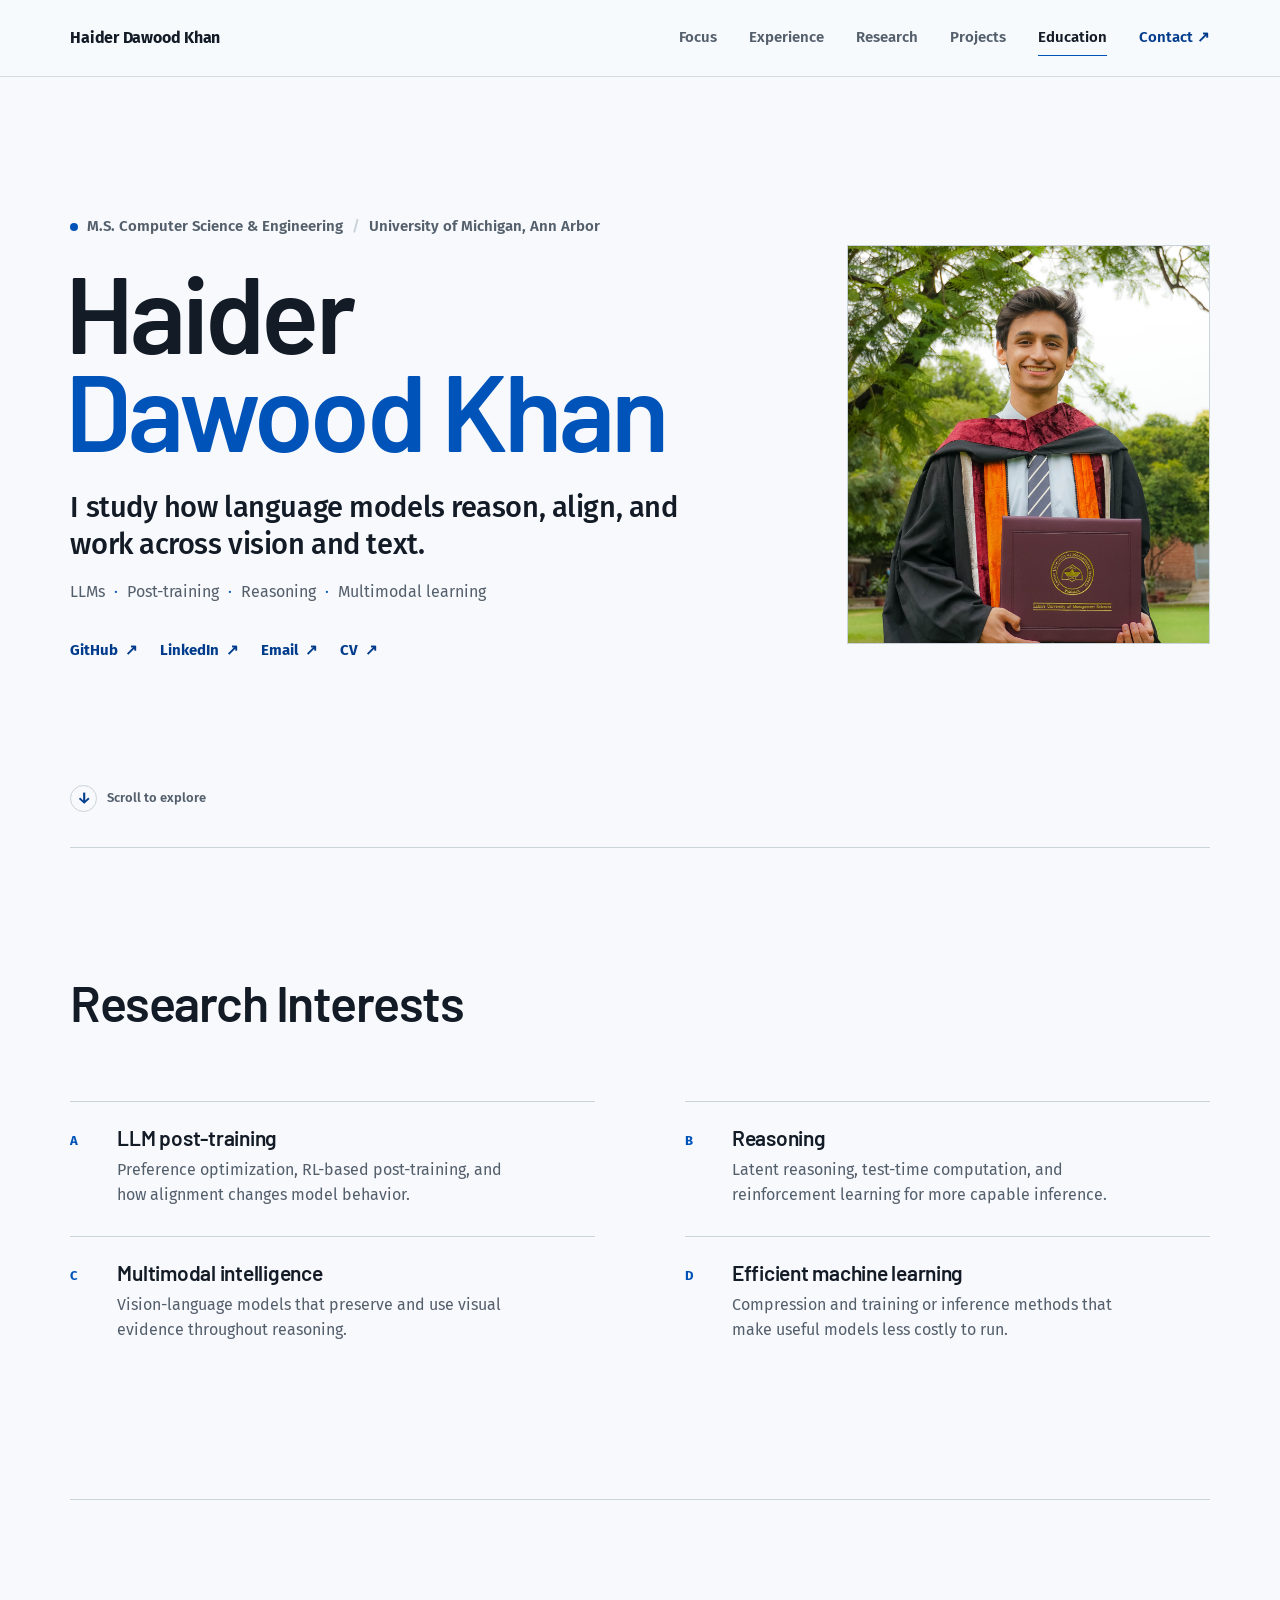
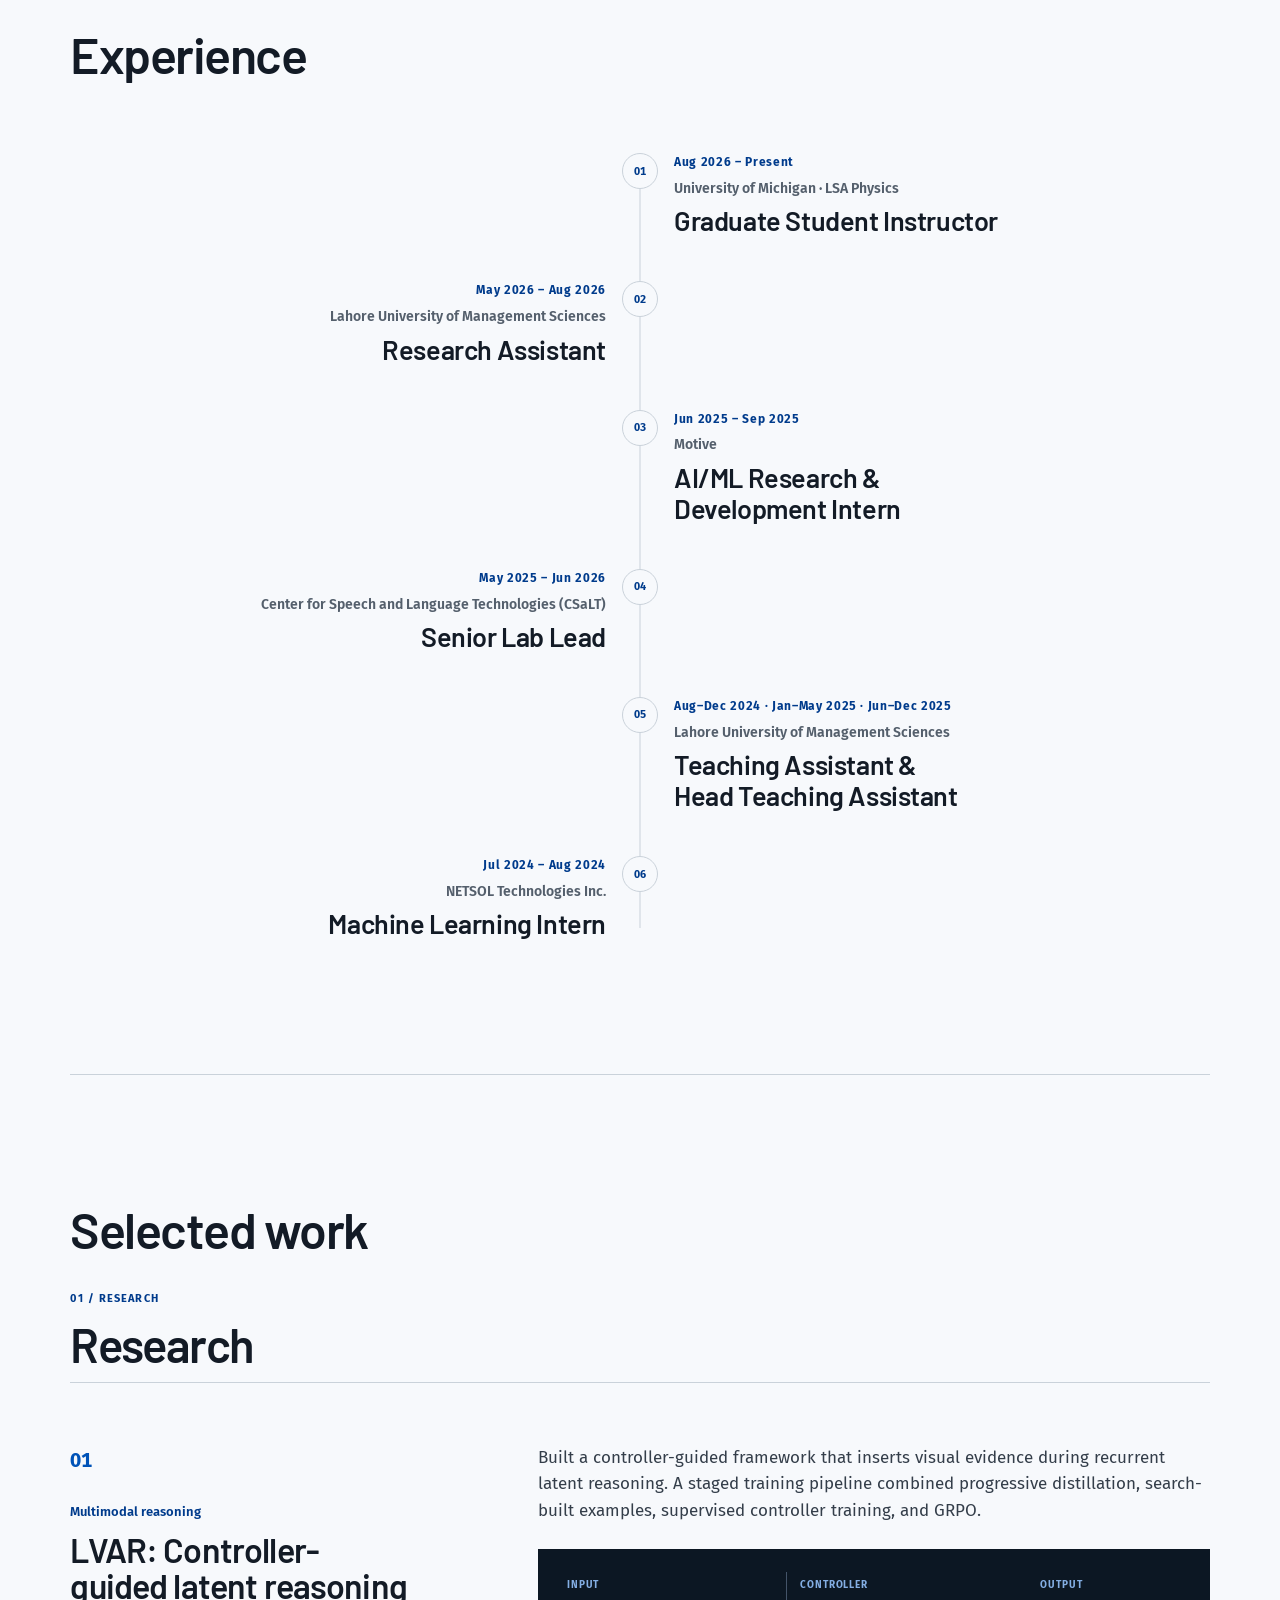
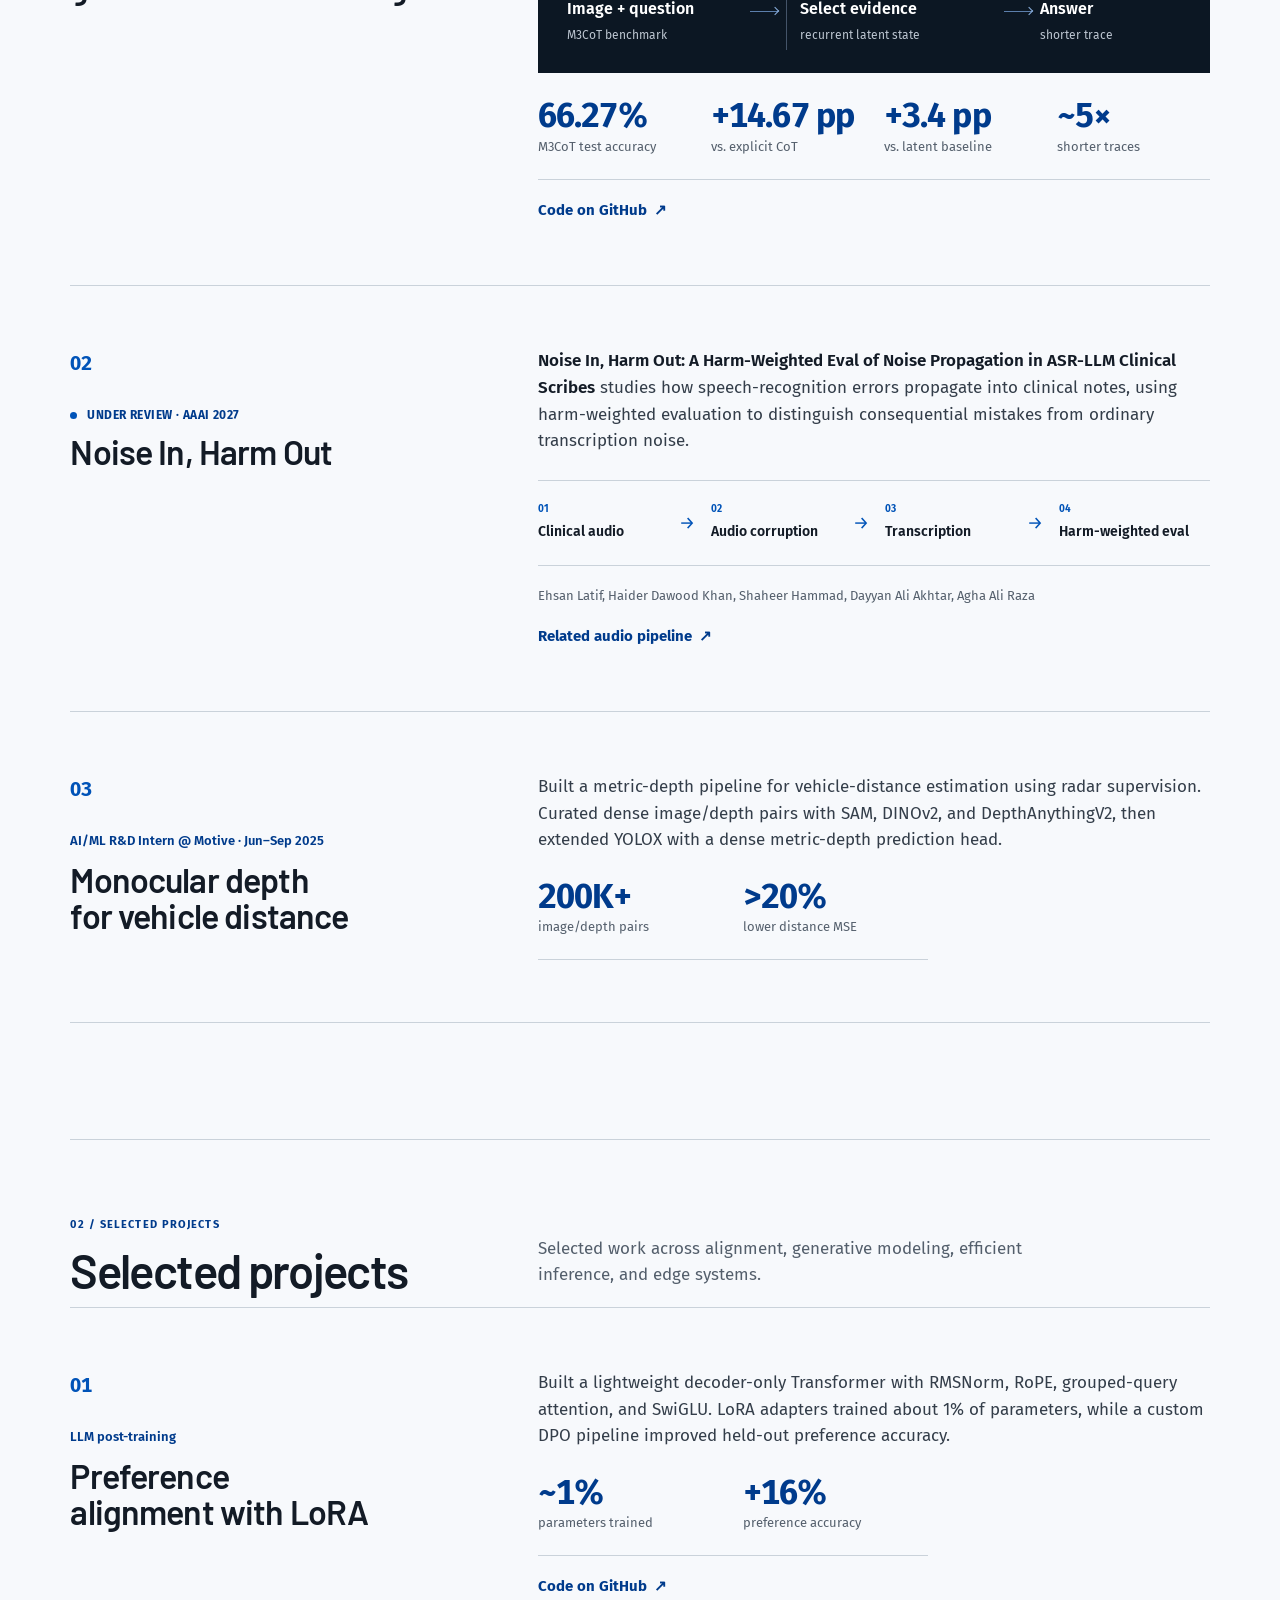
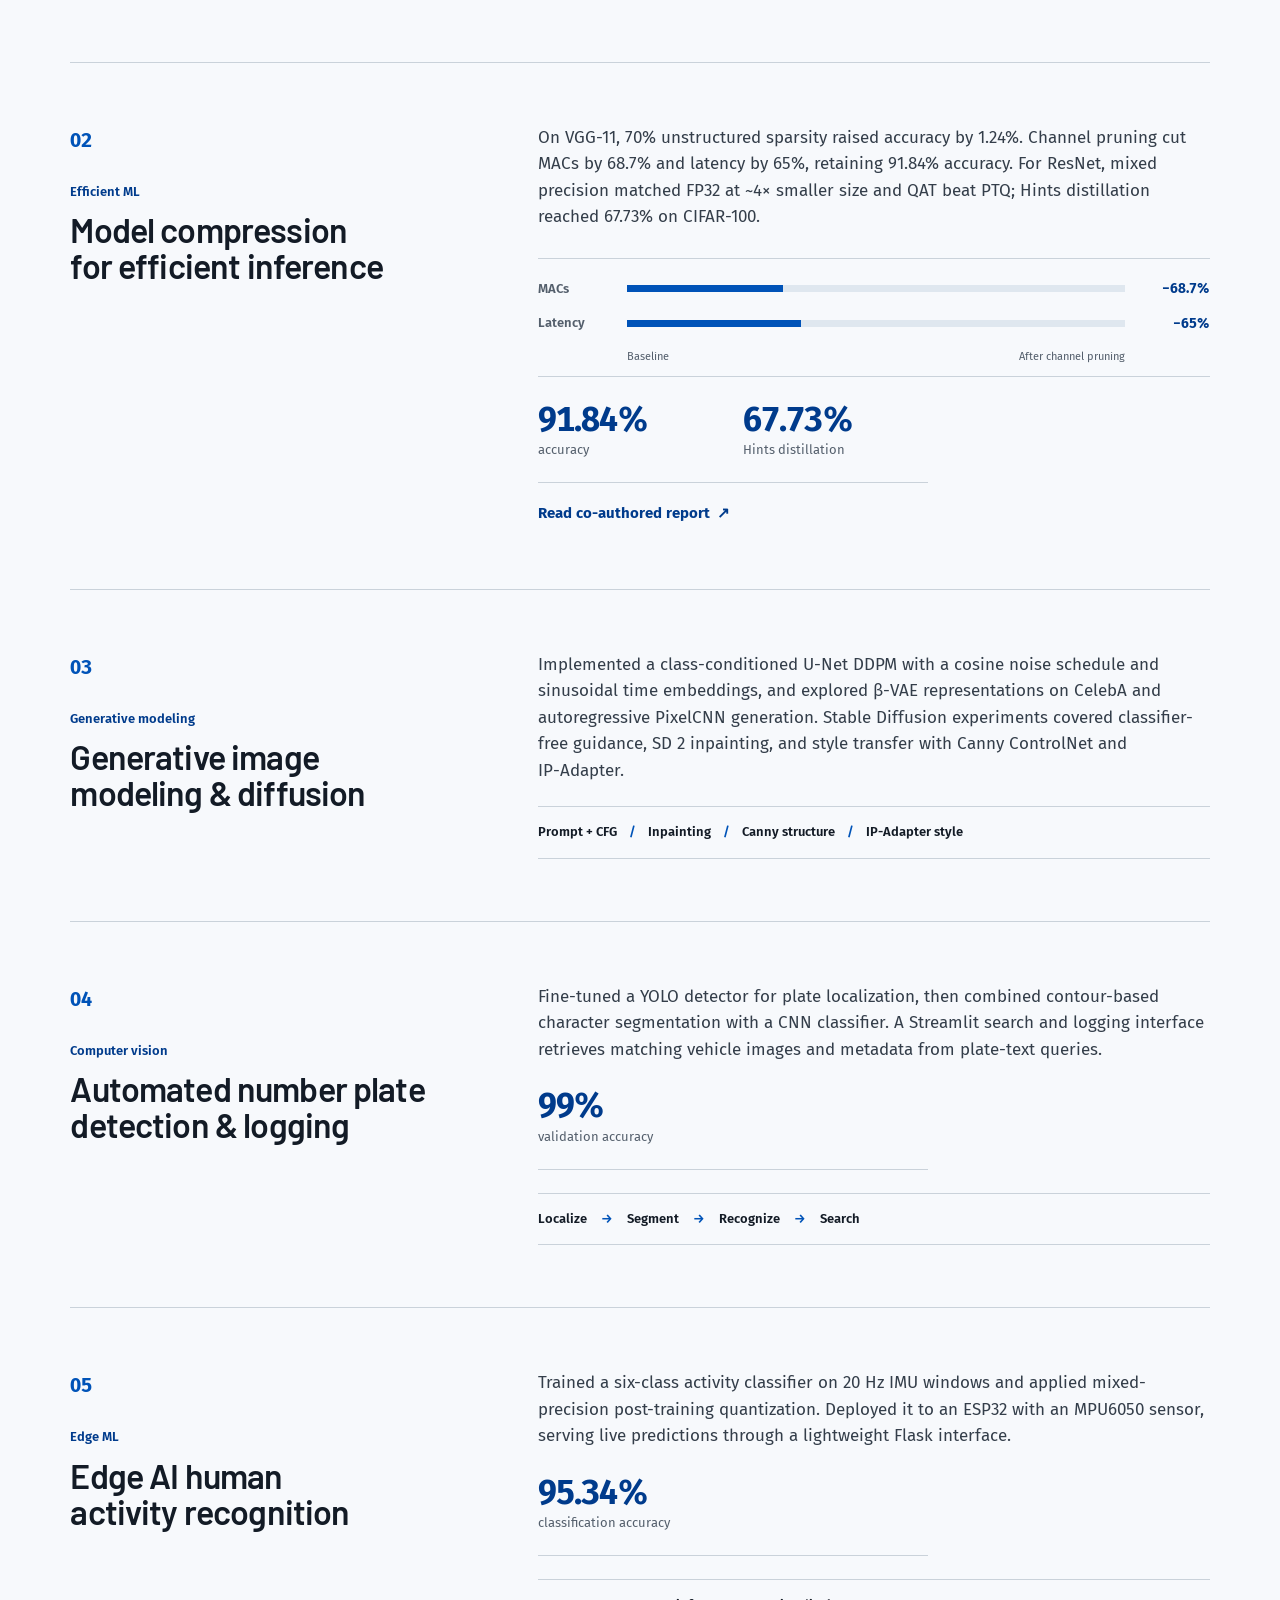
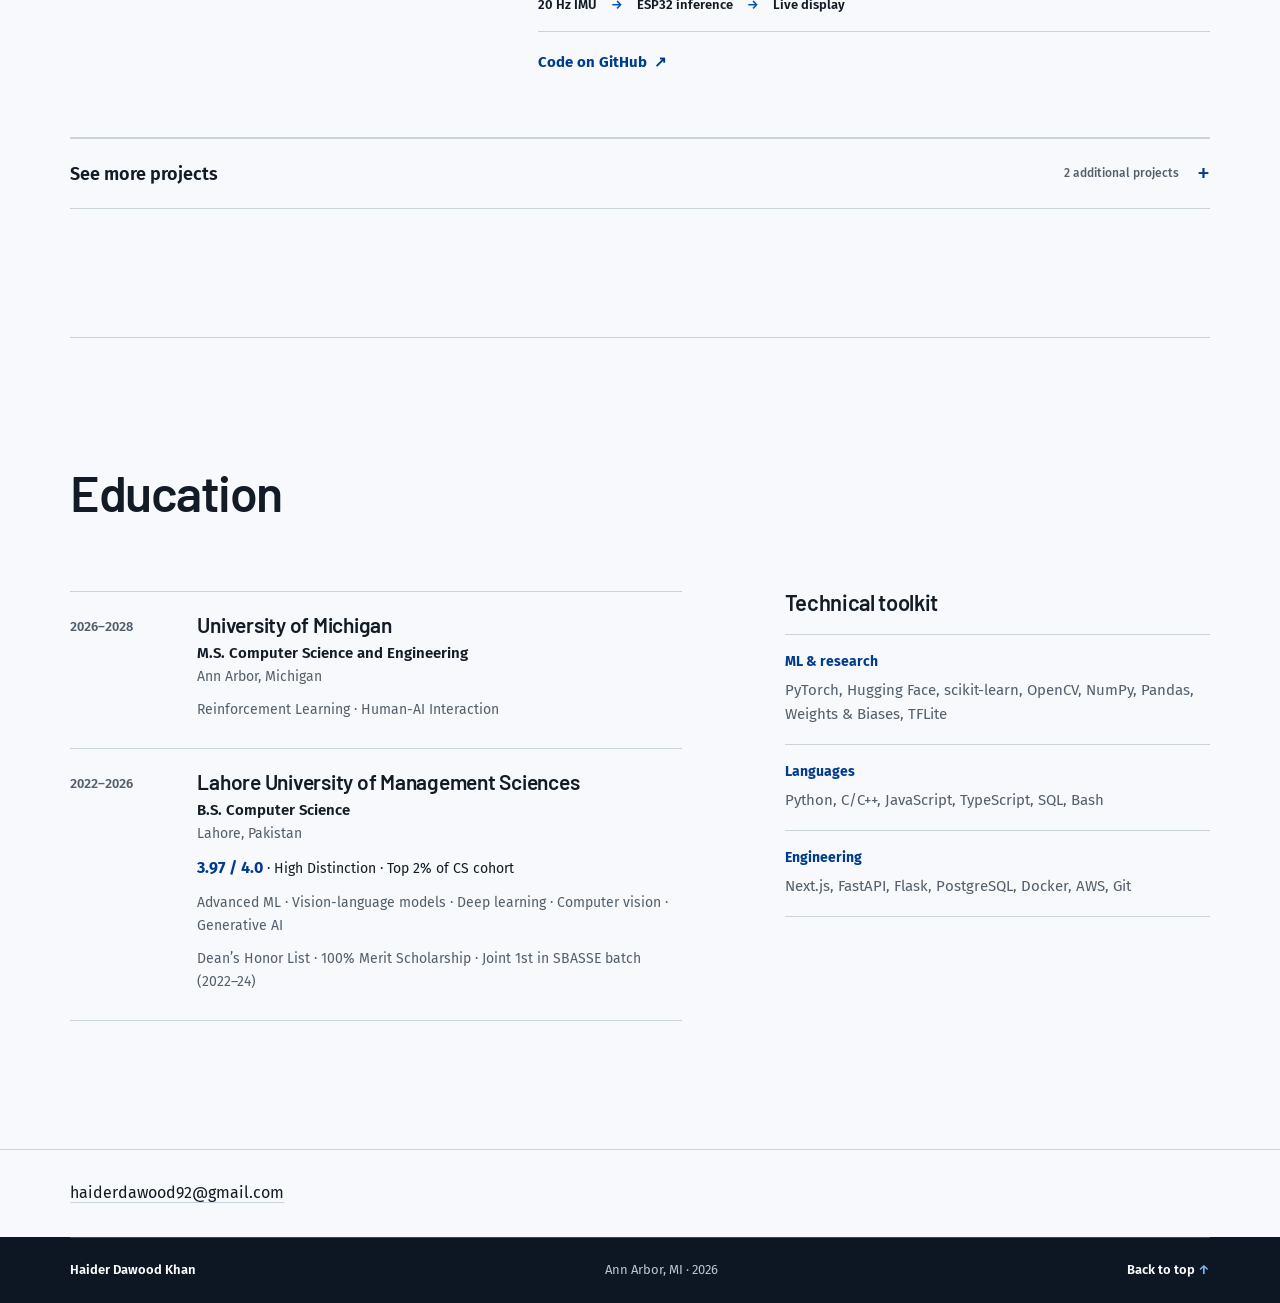
<file: index.html>
<!doctype html>
<html lang="en">
  <head>
    <meta charset="utf-8" />
    <meta name="viewport" content="width=device-width, initial-scale=1" />
    <meta name="theme-color" content="#f7f8fa" />
    <meta
      name="description"
      content="Haider Dawood Khan is an M.S. Computer Science and Engineering student at the University of Michigan studying language-model post-training, reasoning, and multimodal learning."
    />
    <meta property="og:type" content="website" />
    <meta property="og:title" content="Haider Dawood Khan | ML Research" />
    <meta
      property="og:description"
      content="M.S. CSE at the University of Michigan. Research interests in LLM post-training, reasoning, vision-language models, and efficient ML."
    />
    <meta property="og:url" content="https://haiderdawoodkhan.github.io/" />
    <meta
      property="og:image"
      content="https://haiderdawoodkhan.github.io/assets/profile.jpg"
    />
    <meta property="og:image:alt" content="Haider Dawood Khan" />
    <meta name="twitter:card" content="summary_large_image" />
    <title>Haider Dawood Khan | ML Research</title>
    <link rel="canonical" href="https://haiderdawoodkhan.github.io/" />
    <link rel="icon" href="assets/favicon.svg" type="image/svg+xml" />
    <link rel="preconnect" href="https://fonts.googleapis.com" />
    <link rel="preconnect" href="https://fonts.gstatic.com" crossorigin />
    <link
      href="https://fonts.googleapis.com/css2?family=Barlow:wght@400;500;600;700;800&family=Fira+Sans:wght@400;500;600;700&display=swap"
      rel="stylesheet"
    />
    <link rel="stylesheet" href="styles.css" />
    <script type="application/ld+json">
      {
        "@context": "https://schema.org",
        "@type": "Person",
        "name": "Haider Dawood Khan",
        "url": "https://haiderdawoodkhan.github.io/",
        "image": "https://haiderdawoodkhan.github.io/assets/profile.jpg",
        "email": "haiderdawood92@gmail.com",
        "jobTitle": "M.S. Computer Science and Engineering student",
        "affiliation": {
          "@type": "CollegeOrUniversity",
          "name": "University of Michigan"
        },
        "alumniOf": {
          "@type": "CollegeOrUniversity",
          "name": "Lahore University of Management Sciences"
        },
        "sameAs": [
          "https://github.com/HaiderDawoodKhan/",
          "https://www.linkedin.com/in/haider-dawood"
        ]
      }
    </script>
    <script src="script.js" defer></script>
  </head>
  <body>
    <a class="skip-link" href="#main">Skip to content</a>

    <header class="site-header">
      <div class="nav-shell">
        <a class="wordmark" href="#top" aria-label="Haider Dawood Khan, home">
          <span class="wordmark-name">Haider Dawood Khan</span>
        </a>

        <button
          class="menu-toggle"
          type="button"
          aria-expanded="false"
          aria-controls="primary-navigation"
        >
          <span class="menu-toggle-label">Menu</span>
          <span class="menu-toggle-icon" aria-hidden="true"><i></i><i></i></span>
        </button>

        <nav id="primary-navigation" class="primary-navigation" aria-label="Main navigation">
          <a href="#focus">Focus</a>
          <a href="#experience">Experience</a>
          <a href="#research">Research</a>
          <a href="#projects">Projects</a>
          <a href="#education">Education</a>
          <a class="nav-contact" href="#contact">Contact <span aria-hidden="true">↗</span></a>
        </nav>
      </div>
    </header>

    <main id="main">
      <section class="hero section-wrap" id="top" aria-labelledby="hero-title">
        <div class="hero-copy">
          <p class="hero-affiliation">
            <span class="status-dot" aria-hidden="true"></span>
            <span class="hero-degree">M.S. Computer Science &amp; Engineering</span>
            <span class="affiliation-divider" aria-hidden="true">/</span>
            <span class="hero-school">University of Michigan, Ann Arbor</span>
          </p>
          <h1 id="hero-title">Haider<br /><span>Dawood Khan</span></h1>
          <p class="hero-statement">
            I study how language models reason, align, and work across vision and text.
          </p>
          <p class="hero-topics">LLMs <span>·</span> Post-training <span>·</span> Reasoning <span>·</span> Multimodal learning</p>
          <div class="hero-links" aria-label="Quick links">
            <a href="https://github.com/HaiderDawoodKhan/" target="_blank" rel="noopener noreferrer">
              GitHub <span aria-hidden="true">↗</span>
            </a>
            <a href="https://www.linkedin.com/in/haider-dawood" target="_blank" rel="noopener noreferrer">
              LinkedIn <span aria-hidden="true">↗</span>
            </a>
            <a href="mailto:haiderdawood92@gmail.com">Email <span aria-hidden="true">↗</span></a>
            <a href="assets/resume.pdf" target="_blank" rel="noopener noreferrer">
              CV <span aria-hidden="true">↗</span>
            </a>
          </div>
        </div>

        <figure class="hero-portrait">
          <img
            src="assets/profile.jpg"
            alt="Haider Dawood Khan"
            width="1841"
            height="1969"
            fetchpriority="high"
          />
        </figure>
        <a class="scroll-note" href="#focus"><span aria-hidden="true">↓</span> Scroll to explore</a>
      </section>

      <section class="focus-section section-wrap section-rule" id="focus" aria-labelledby="focus-title">
        <header class="section-heading">
          <h2 id="focus-title">Research Interests</h2>
        </header>

        <div class="focus-grid">
          <article class="focus-item">
            <span class="focus-index">A</span>
            <div>
              <h3>LLM post-training</h3>
              <p>Preference optimization, RL-based post-training, and how alignment changes model behavior.</p>
            </div>
          </article>
          <article class="focus-item">
            <span class="focus-index">B</span>
            <div>
              <h3>Reasoning</h3>
              <p>Latent reasoning, test-time computation, and reinforcement learning for more capable inference.</p>
            </div>
          </article>
          <article class="focus-item">
            <span class="focus-index">C</span>
            <div>
              <h3>Multimodal intelligence</h3>
              <p>Vision-language models that preserve and use visual evidence throughout reasoning.</p>
            </div>
          </article>
          <article class="focus-item">
            <span class="focus-index">D</span>
            <div>
              <h3>Efficient machine learning</h3>
              <p>Compression and training or inference methods that make useful models less costly to run.</p>
            </div>
          </article>
        </div>
      </section>

      <section class="experience-section section-wrap section-rule" id="experience" aria-labelledby="experience-title">
        <header class="section-heading">
          <h2 id="experience-title">Experience</h2>
        </header>

        <div class="timeline" aria-label="Professional and research experience">
          <article class="timeline-item timeline-item-right">
            <div class="timeline-content">
              <p class="timeline-date"><time datetime="2026-08">Aug 2026</time> – Present</p>
              <p class="timeline-org">University of Michigan · LSA Physics</p>
              <h3>Graduate Student Instructor</h3>
            </div>
            <span class="timeline-marker" aria-hidden="true">01</span>
          </article>

          <article class="timeline-item timeline-item-left">
            <div class="timeline-content">
              <p class="timeline-date"><time datetime="2026-05">May 2026</time> – <time datetime="2026-08">Aug 2026</time></p>
              <p class="timeline-org">Lahore University of Management Sciences</p>
              <h3>Research Assistant</h3>
            </div>
            <span class="timeline-marker" aria-hidden="true">02</span>
          </article>

          <article class="timeline-item timeline-item-right">
            <div class="timeline-content">
              <p class="timeline-date"><time datetime="2025-06">Jun 2025</time> – <time datetime="2025-09">Sep 2025</time></p>
              <p class="timeline-org">Motive</p>
              <h3>AI/ML Research &amp; Development Intern</h3>
            </div>
            <span class="timeline-marker" aria-hidden="true">03</span>
          </article>

          <article class="timeline-item timeline-item-left">
            <div class="timeline-content">
              <p class="timeline-date"><time datetime="2025-05">May 2025</time> – <time datetime="2026-06">Jun 2026</time></p>
              <p class="timeline-org">Center for Speech and Language Technologies (CSaLT)</p>
              <h3>Senior Lab Lead</h3>
            </div>
            <span class="timeline-marker" aria-hidden="true">04</span>
          </article>

          <article class="timeline-item timeline-item-right">
            <div class="timeline-content">
              <p class="timeline-date">Aug–Dec 2024 · Jan–May 2025 · Jun–Dec 2025</p>
              <p class="timeline-org">Lahore University of Management Sciences</p>
              <h3>Teaching Assistant &amp; Head Teaching Assistant</h3>
            </div>
            <span class="timeline-marker" aria-hidden="true">05</span>
          </article>

          <article class="timeline-item timeline-item-left">
            <div class="timeline-content">
              <p class="timeline-date"><time datetime="2024-07">Jul 2024</time> – <time datetime="2024-08">Aug 2024</time></p>
              <p class="timeline-org">NETSOL Technologies Inc.</p>
              <h3>Machine Learning Intern</h3>
            </div>
            <span class="timeline-marker" aria-hidden="true">06</span>
          </article>
        </div>
      </section>

      <section class="work-section section-wrap section-rule" id="work" aria-labelledby="work-title">
        <header class="section-heading work-heading">
          <h2 id="work-title">Selected work</h2>
        </header>

        <section class="work-category" id="research" aria-labelledby="research-title">
          <header class="work-category-heading">
            <span class="eyebrow">01 / RESEARCH</span>
            <h3 id="research-title">Research</h3>
          </header>

          <div class="project-list">
            <article class="project-row project-row-featured" id="research-vlm">
              <div class="project-meta">
                <span class="project-number">01</span>
                <span class="project-kind">Multimodal reasoning</span>
                <h3>LVAR: Controller-guided latent reasoning</h3>
              </div>
              <div class="project-detail">
                <p class="project-description">
                  Built a controller-guided framework that inserts visual evidence during recurrent latent reasoning.
                  A staged training pipeline combined progressive distillation, search-built examples, supervised
                  controller training, and GRPO.
                </p>
                <div class="reasoning-diagram" role="img" aria-label="A visual question passes through evidence selection and latent reasoning before producing an answer.">
                  <div class="diagram-step">
                    <span class="diagram-label">INPUT</span>
                    <strong>Image + question</strong>
                    <span class="diagram-sub">M3CoT benchmark</span>
                  </div>
                  <span class="diagram-connector" aria-hidden="true"></span>
                  <div class="diagram-step diagram-step-controller">
                    <span class="diagram-label">CONTROLLER</span>
                    <strong>Select evidence</strong>
                    <span class="diagram-sub">recurrent latent state</span>
                  </div>
                  <span class="diagram-connector" aria-hidden="true"></span>
                  <div class="diagram-step">
                    <span class="diagram-label">OUTPUT</span>
                    <strong>Answer</strong>
                    <span class="diagram-sub">shorter trace</span>
                  </div>
                </div>
                <div class="project-metrics project-metrics-four">
                  <div><strong>66.27%</strong><span>M3CoT test accuracy</span></div>
                  <div><strong>+14.67 pp</strong><span>vs. explicit CoT</span></div>
                  <div><strong>+3.4 pp</strong><span>vs. latent baseline</span></div>
                  <div><strong>~5×</strong><span>shorter traces</span></div>
                </div>
                <a class="text-link" href="https://github.com/HaiderDawoodKhan/lvar" target="_blank" rel="noopener noreferrer">
                  Code on GitHub <span aria-hidden="true">↗</span>
                </a>
              </div>
            </article>

            <article class="project-row" id="research-asr">
              <div class="project-meta">
                <span class="project-number">02</span>
                <p class="publication-status"><span class="status-dot" aria-hidden="true"></span>Under Review · AAAI 2027</p>
                <h3>Noise In, Harm Out</h3>
              </div>
              <div class="project-detail">
                <p class="project-description">
                  <em>Noise In, Harm Out: A Harm-Weighted Eval of Noise Propagation in ASR-LLM Clinical Scribes</em>
                  studies how speech-recognition errors propagate into clinical notes, using harm-weighted evaluation
                  to distinguish consequential mistakes from ordinary transcription noise.
                </p>
                <div class="audio-pipeline audio-pipeline-four" role="img" aria-label="Clinical audio is corrupted, transcribed, and evaluated for harm-weighted errors.">
                  <div><span>01</span><strong>Clinical audio</strong></div>
                  <span class="pipeline-arrow" aria-hidden="true">→</span>
                  <div><span>02</span><strong>Audio corruption</strong></div>
                  <span class="pipeline-arrow" aria-hidden="true">→</span>
                  <div><span>03</span><strong>Transcription</strong></div>
                  <span class="pipeline-arrow" aria-hidden="true">→</span>
                  <div><span>04</span><strong>Harm-weighted eval</strong></div>
                </div>
                <p class="publication-authors">Ehsan Latif, Haider Dawood Khan, Shaheer Hammad, Dayyan Ali Akhtar, Agha Ali Raza</p>
                <a class="text-link" href="https://github.com/HaiderDawoodKhan/differential-diagnosis" target="_blank" rel="noopener noreferrer">
                  Related audio pipeline <span aria-hidden="true">↗</span>
                </a>
              </div>
            </article>

            <article class="project-row" id="research-motive">
              <div class="project-meta">
                <span class="project-number">03</span>
                <span class="project-kind">AI/ML R&amp;D Intern @ Motive · Jun–Sep 2025</span>
                <h3>Monocular depth for vehicle distance</h3>
              </div>
              <div class="project-detail">
                <p class="project-description">
                  Built a metric-depth pipeline for vehicle-distance estimation using radar supervision. Curated
                  dense image/depth pairs with SAM, DINOv2, and DepthAnythingV2, then extended YOLOX with a dense
                  metric-depth prediction head.
                </p>
                <div class="project-metrics project-metrics-compact">
                  <div><strong>200K+</strong><span>image/depth pairs</span></div>
                  <div><strong>&gt;20%</strong><span>lower distance MSE</span></div>
                </div>
              </div>
            </article>
          </div>
        </section>

        <section class="work-category selected-projects" id="projects" aria-labelledby="projects-title">
          <header class="work-category-heading">
            <span class="eyebrow">02 / SELECTED PROJECTS</span>
            <h3 id="projects-title">Selected projects</h3>
            <p>Selected work across alignment, generative modeling, efficient inference, and edge systems.</p>
          </header>

          <div class="project-list">
            <article class="project-row" id="project-dpo">
              <div class="project-meta">
                <span class="project-number">01</span>
                <span class="project-kind">LLM post-training</span>
                <h3>Preference alignment with LoRA</h3>
              </div>
              <div class="project-detail">
                <p class="project-description">
                  Built a lightweight decoder-only Transformer with RMSNorm, RoPE, grouped-query attention, and
                  SwiGLU. LoRA adapters trained about 1% of parameters, while a custom DPO pipeline improved held-out
                  preference accuracy.
                </p>
                <div class="project-metrics project-metrics-compact">
                  <div><strong>~1%</strong><span>parameters trained</span></div>
                  <div><strong>+16%</strong><span>preference accuracy</span></div>
                </div>
                <a class="text-link" href="https://github.com/HaiderDawoodKhan/SmolLM-LoRA-DPO" target="_blank" rel="noopener noreferrer">
                  Code on GitHub <span aria-hidden="true">↗</span>
                </a>
              </div>
            </article>

            <article class="project-row" id="project-compression">
              <div class="project-meta">
                <span class="project-number">02</span>
                <span class="project-kind">Efficient ML</span>
                <h3>Model compression for efficient inference</h3>
              </div>
              <div class="project-detail">
                <p class="project-description">
                  On VGG-11, 70% unstructured sparsity raised accuracy by 1.24%. Channel pruning cut MACs by 68.7%
                  and latency by 65%, retaining 91.84% accuracy. For ResNet, mixed precision matched FP32 at ~4×
                  smaller size and QAT beat PTQ; Hints distillation reached 67.73% on CIFAR-100.
                </p>
                <div class="compression-visual" role="img" aria-label="Channel pruning reduced multiply-accumulate operations by 68.7 percent and latency by 65 percent.">
                  <div class="compression-row">
                    <span>MACs</span>
                    <div class="bar-track"><i style="--bar: 31.3%"></i></div>
                    <strong>−68.7%</strong>
                  </div>
                  <div class="compression-row">
                    <span>Latency</span>
                    <div class="bar-track"><i style="--bar: 35%"></i></div>
                    <strong>−65%</strong>
                  </div>
                  <div class="compression-footnote"><span>Baseline</span><span>After channel pruning</span></div>
                </div>
                <div class="project-metrics project-metrics-compact">
                  <div><strong>91.84%</strong><span>accuracy</span></div>
                  <div><strong>67.73%</strong><span>Hints distillation</span></div>
                </div>
                <a class="text-link" href="assets/report3.pdf" target="_blank" rel="noopener noreferrer">
                  Read co-authored report <span aria-hidden="true">↗</span>
                </a>
              </div>
            </article>

            <article class="project-row" id="project-diffusion">
              <div class="project-meta">
                <span class="project-number">03</span>
                <span class="project-kind">Generative modeling</span>
                <h3>Generative image modeling &amp; diffusion</h3>
              </div>
              <div class="project-detail">
                <p class="project-description">
                  Implemented a class-conditioned U-Net DDPM with a cosine noise schedule and sinusoidal time
                  embeddings, and explored β-VAE representations on CelebA and autoregressive PixelCNN generation.
                  Stable Diffusion experiments covered classifier-free guidance, SD 2 inpainting, and style transfer
                  with Canny ControlNet and IP-Adapter.
                </p>
                <div class="diffusion-line" role="img" aria-label="Diffusion experiments covered text guidance, masked inpainting, and structure-guided style transfer.">
                  <span>Prompt + CFG</span><i aria-hidden="true">/</i><span>Inpainting</span><i aria-hidden="true">/</i><span>Canny structure</span><i aria-hidden="true">/</i><span>IP-Adapter style</span>
                </div>
              </div>
            </article>

            <article class="project-row" id="project-number-plate">
              <div class="project-meta">
                <span class="project-number">04</span>
                <span class="project-kind">Computer vision</span>
                <h3>Automated number plate detection &amp; logging</h3>
              </div>
              <div class="project-detail">
                <p class="project-description">
                  Fine-tuned a YOLO detector for plate localization, then combined contour-based character
                  segmentation with a CNN classifier. A Streamlit search and logging interface retrieves matching
                  vehicle images and metadata from plate-text queries.
                </p>
                <div class="project-metrics project-metrics-compact">
                  <div><strong>99%</strong><span>validation accuracy</span></div>
                </div>
                <div class="plate-pipeline" role="img" aria-label="Number plates are localized, segmented into characters, recognized, and indexed for search.">
                  <span>Localize</span><i aria-hidden="true">→</i><span>Segment</span><i aria-hidden="true">→</i><span>Recognize</span><i aria-hidden="true">→</i><span>Search</span>
                </div>
              </div>
            </article>

            <article class="project-row" id="project-edge-ai">
              <div class="project-meta">
                <span class="project-number">05</span>
                <span class="project-kind">Edge ML</span>
                <h3>Edge AI human activity recognition</h3>
              </div>
              <div class="project-detail">
                <p class="project-description">
                  Trained a six-class activity classifier on 20 Hz IMU windows and applied mixed-precision
                  post-training quantization. Deployed it to an ESP32 with an MPU6050 sensor, serving live
                  predictions through a lightweight Flask interface.
                </p>
                <div class="project-metrics project-metrics-compact">
                  <div><strong>95.34%</strong><span>classification accuracy</span></div>
                </div>
                <div class="edge-pipeline" role="img" aria-label="IMU windows are classified on an ESP32 and displayed in a live interface.">
                  <span>20 Hz IMU</span><i aria-hidden="true">→</i><span>ESP32 inference</span><i aria-hidden="true">→</i><span>Live display</span>
                </div>
                <a class="text-link" href="https://github.com/HaiderDawoodKhan/Edge-AI" target="_blank" rel="noopener noreferrer">
                  Code on GitHub <span aria-hidden="true">↗</span>
                </a>
              </div>
            </article>

          </div>

          <details class="more-projects">
            <summary>
              <span>See more projects</span>
              <span class="more-projects-count">2 additional projects</span>
            </summary>
            <div class="project-list more-project-list">
              <article class="project-row" id="project-grpo-clipping">
                <div class="project-meta">
                  <span class="project-number">06</span>
                  <span class="project-kind">RLHF · GRPO</span>
                  <h3>Token-level clipping analysis</h3>
                </div>
                <div class="project-detail">
                  <p class="project-description">
                    Instrumented GRPO to track token-level clipping and build a vocabulary around refusal and
                    moral-violation cues while aligning Qwen3-0.6B and OLMo-1B-SFT on Do-Not-Answer. Compared
                    vocabulary-freeze and no-clipping interventions, then measured refusal rates with
                    Qwen2.5-1.5B-Instruct as an LLM judge. The analysis examined how high-entropy safety tokens and
                    clipping affect training stability.
                  </p>
                </div>
              </article>

              <article class="project-row" id="project-brain-tumor">
                <div class="project-meta">
                  <span class="project-number">07</span>
                  <span class="project-kind">Medical imaging</span>
                  <h3>Brain tumor segmentation</h3>
                </div>
                <div class="project-detail">
                  <p class="project-description">
                    Trained a convolutional autoencoder on 3,064 T1-weighted contrast-enhanced brain images, using
                    image preprocessing and Dice loss for pixel-level tumor localization.
                  </p>
                  <div class="project-metrics project-metrics-compact">
                    <div><strong>0.83</strong><span>mean IoU on held-out images</span></div>
                  </div>
                </div>
              </article>
            </div>
          </details>
        </section>
      </section>

      <section class="background-section section-wrap section-rule" id="education" aria-labelledby="education-title">
        <header class="section-heading">
          <h2 id="education-title">Education</h2>
        </header>

        <div class="background-grid">
          <div class="education-list">
            <article class="education-entry">
              <div class="education-date">2026–2028</div>
              <div>
                <h3>University of Michigan</h3>
                <p class="education-degree">M.S. Computer Science and Engineering</p>
                <p>Ann Arbor, Michigan</p>
                <p class="education-coursework">Reinforcement Learning · Human-AI Interaction</p>
              </div>
            </article>
            <article class="education-entry">
              <div class="education-date">2022–2026</div>
              <div>
                <h3>Lahore University of Management Sciences</h3>
                <p class="education-degree">B.S. Computer Science</p>
                <p>Lahore, Pakistan</p>
                <p class="education-honors"><strong>3.97 / 4.0</strong> · High Distinction · Top 2% of CS cohort</p>
                <p class="education-coursework">Advanced ML · Vision-language models · Deep learning · Computer vision · Generative AI</p>
                <p class="education-coursework">Dean’s Honor List · 100% Merit Scholarship · Joint 1st in SBASSE batch (2022–24)</p>
              </div>
            </article>
          </div>

          <section class="toolkit" aria-labelledby="toolkit-title">
            <h3 id="toolkit-title">Technical toolkit</h3>
            <dl>
              <div>
                <dt>ML &amp; research</dt>
                <dd>PyTorch, Hugging Face, scikit-learn, OpenCV, NumPy, Pandas, Weights &amp; Biases, TFLite</dd>
              </div>
              <div>
                <dt>Languages</dt>
                <dd>Python, C/C++, JavaScript, TypeScript, SQL, Bash</dd>
              </div>
              <div>
                <dt>Engineering</dt>
                <dd>Next.js, FastAPI, Flask, PostgreSQL, Docker, AWS, Git</dd>
              </div>
            </dl>
          </section>
        </div>
      </section>

      <section class="contact-section" id="contact" aria-label="Contact">
        <div class="contact-inner section-wrap">
          <a class="contact-email" href="mailto:haiderdawood92@gmail.com">haiderdawood92@gmail.com</a>
        </div>
      </section>
    </main>

    <footer class="site-footer">
      <div class="section-wrap footer-inner">
        <span>Haider Dawood Khan</span>
        <span>Ann Arbor, MI <span aria-hidden="true">·</span> <span id="copyright-year">2026</span></span>
        <a href="#top">Back to top <span aria-hidden="true">↑</span></a>
      </div>
    </footer>
  </body>
</html>
</file>
<file: styles.css>
:root {
  color-scheme: light;
  --bg: oklch(0.982 0.005 250);
  --surface: oklch(0.955 0.008 250);
  --surface-strong: oklch(0.925 0.014 250);
  --ink: oklch(0.22 0.025 255);
  --body: oklch(0.36 0.025 255);
  --muted: oklch(0.48 0.025 255);
  --line: oklch(0.86 0.014 250);
  --accent: oklch(0.46 0.18 255);
  --accent-dark: oklch(0.37 0.15 255);
  --accent-soft: oklch(0.92 0.04 255);
  --night: oklch(0.2 0.03 255);
  --night-muted: oklch(0.82 0.018 250);
  --font-display: "Barlow", "Arial Narrow", sans-serif;
  --font-body: "Fira Sans", "Avenir Next", Arial, sans-serif;
  --max-width: 1192px;
  --gutter: clamp(22px, 5.5vw, 76px);
  --section-space: clamp(76px, 10vw, 132px);
  --ease-out: cubic-bezier(0.2, 0.75, 0.25, 1);
}

*,
*::before,
*::after {
  box-sizing: border-box;
}

html {
  scroll-behavior: smooth;
  scroll-padding-top: 90px;
  background: var(--bg);
}

body {
  min-width: 320px;
  margin: 0;
  background: var(--bg);
  color: var(--body);
  font-family: var(--font-body);
  font-size: 17px;
  line-height: 1.56;
  -webkit-font-smoothing: antialiased;
  text-rendering: optimizeLegibility;
}

img,
svg {
  display: block;
  max-width: 100%;
}

img {
  height: auto;
}

a {
  color: inherit;
  text-decoration: none;
}

button,
a {
  -webkit-tap-highlight-color: transparent;
}

button {
  font: inherit;
}

h1,
h2,
h3,
p,
figure {
  margin: 0;
}

h1,
h2,
h3 {
  font-family: var(--font-display);
  color: var(--ink);
  font-weight: 600;
  line-height: 1.06;
  text-wrap: balance;
}

p {
  text-wrap: pretty;
}

.section-wrap,
.nav-shell {
  width: min(100% - var(--gutter) * 2, var(--max-width));
  margin-inline: auto;
}

.skip-link {
  position: fixed;
  z-index: 100;
  top: 10px;
  left: 10px;
  padding: 10px 14px;
  transform: translateY(-160%);
  background: var(--ink);
  color: white;
}

.skip-link:focus {
  transform: translateY(0);
}

.site-header {
  position: sticky;
  z-index: 20;
  top: 0;
  border-bottom: 1px solid color-mix(in oklch, var(--line) 72%, transparent);
  background: color-mix(in oklch, var(--bg) 96%, white);
}

.nav-shell {
  display: flex;
  min-height: 76px;
  align-items: center;
  justify-content: space-between;
  gap: 28px;
}

.wordmark {
  display: inline-flex;
  align-items: center;
  flex-shrink: 0;
  color: var(--ink);
  font-size: 16px;
  font-weight: 700;
  letter-spacing: -0.015em;
}

.primary-navigation {
  display: flex;
  align-items: center;
  gap: clamp(16px, 2.5vw, 34px);
  color: var(--muted);
  font-size: 15px;
  font-weight: 600;
}

.primary-navigation a {
  position: relative;
  padding-block: 8px;
  transition: color 160ms ease;
}

.primary-navigation a::after {
  position: absolute;
  right: 0;
  bottom: 2px;
  left: 0;
  height: 1px;
  transform: scaleX(0);
  transform-origin: left;
  background: var(--accent);
  content: "";
  transition: transform 180ms var(--ease-out);
}

.primary-navigation a:hover,
.primary-navigation a[aria-current="location"] {
  color: var(--ink);
}

.primary-navigation a:hover::after,
.primary-navigation a[aria-current="location"]::after {
  transform: scaleX(1);
}

.primary-navigation .nav-contact {
  color: var(--accent-dark);
}

.menu-toggle {
  display: none;
  align-items: center;
  gap: 10px;
  border: 0;
  background: transparent;
  color: var(--ink);
  cursor: pointer;
  font-size: 14px;
  font-weight: 600;
}

.menu-toggle-icon {
  display: grid;
  width: 19px;
  gap: 5px;
}

.menu-toggle-icon i {
  display: block;
  width: 19px;
  height: 1px;
  background: currentColor;
  transition: transform 180ms ease;
}

.menu-toggle[aria-expanded="true"] .menu-toggle-icon i:first-child {
  transform: translateY(3px) rotate(45deg);
}

.menu-toggle[aria-expanded="true"] .menu-toggle-icon i:last-child {
  transform: translateY(-3px) rotate(-45deg);
}

.hero {
  position: relative;
  display: grid;
  min-height: min(770px, calc(100svh - 76px));
  grid-template-columns: minmax(0, 1.3fr) minmax(300px, 0.7fr);
  align-items: center;
  gap: clamp(42px, 8vw, 110px);
  padding-block: clamp(72px, 9vw, 116px) clamp(94px, 12vw, 150px);
}

.hero-copy {
  padding-bottom: 12px;
}

.hero-affiliation {
  display: flex;
  flex-wrap: wrap;
  align-items: center;
  gap: 9px;
  margin-bottom: 25px;
  color: var(--muted);
  font-size: 15px;
  font-weight: 600;
}

.status-dot {
  display: inline-block;
  width: 8px;
  height: 8px;
  flex: 0 0 auto;
  border-radius: 50%;
  background: var(--accent);
}

.affiliation-divider {
  color: var(--line);
}

.hero h1 {
  max-width: 760px;
  margin-left: -5px;
  font-size: clamp(62px, 8.4vw, 108px);
  font-weight: 600;
  letter-spacing: -0.035em;
  line-height: 0.91;
}

.hero h1 span {
  color: var(--accent);
}

.hero-statement {
  max-width: 620px;
  margin-top: 31px;
  color: var(--ink);
  font-size: clamp(21px, 2.4vw, 29px);
  font-weight: 500;
  line-height: 1.27;
  letter-spacing: -0.015em;
}

.hero-topics {
  margin-top: 16px;
  color: var(--muted);
  font-size: 16px;
}

.hero-topics span {
  padding-inline: 5px;
  color: var(--accent);
}

.hero-links {
  display: flex;
  flex-wrap: wrap;
  gap: 22px;
  margin-top: 34px;
}

.hero-links a,
.text-link {
  display: inline-flex;
  align-items: center;
  gap: 7px;
  color: var(--accent-dark);
  font-size: 15px;
  font-weight: 700;
}

.hero-links a span,
.text-link span {
  transition: transform 180ms var(--ease-out);
}

.hero-links a:hover span,
.text-link:hover span {
  transform: translate(2px, -2px);
}

.hero-portrait {
  width: min(100%, 390px);
  justify-self: end;
}

.hero-portrait img {
  width: 100%;
  aspect-ratio: 0.91;
  border: 1px solid var(--line);
  background: var(--surface-strong);
  object-fit: cover;
  object-position: center 35%;
}

.scroll-note {
  position: absolute;
  bottom: 35px;
  left: 0;
  display: inline-flex;
  align-items: center;
  gap: 10px;
  color: var(--muted);
  font-size: 13px;
  font-weight: 600;
}

.scroll-note span {
  display: grid;
  width: 27px;
  height: 27px;
  place-items: center;
  border: 1px solid var(--line);
  border-radius: 50%;
  color: var(--accent-dark);
  font-size: 16px;
}

.section-rule {
  border-top: 1px solid var(--line);
}

.focus-section,
.experience-section,
.work-section,
.background-section {
  padding-block: var(--section-space);
}

.section-heading {
  display: grid;
  grid-template-columns: minmax(200px, 0.82fr) minmax(250px, 1fr);
  align-items: start;
  gap: clamp(16px, 3vw, 38px);
  margin-bottom: clamp(42px, 6vw, 72px);
}

.section-heading h2 {
  font-size: clamp(34px, 4vw, 50px);
  font-weight: 600;
  letter-spacing: -0.03em;
}

.section-heading > p {
  max-width: 400px;
  padding-top: 7px;
  color: var(--muted);
  font-size: 17px;
}

.focus-grid {
  display: grid;
  grid-template-columns: repeat(2, minmax(0, 1fr));
  column-gap: clamp(28px, 7vw, 92px);
}

.focus-item {
  display: grid;
  grid-template-columns: 32px 1fr;
  gap: 15px;
  padding: 25px 0 28px;
  border-top: 1px solid var(--line);
}

.focus-index {
  padding-top: 4px;
  color: var(--accent);
  font-size: 13px;
  font-weight: 700;
}

.focus-item h3 {
  margin-bottom: 9px;
  font-size: 21px;
  font-weight: 600;
  letter-spacing: -0.012em;
}

.focus-item p {
  max-width: 400px;
  color: var(--muted);
  font-size: 16px;
}

.timeline {
  position: relative;
  max-width: 1120px;
  margin-inline: auto;
}

.timeline::before {
  position: absolute;
  top: 18px;
  bottom: 18px;
  left: 50%;
  width: 1px;
  transform: translateX(-50%);
  background: var(--line);
  content: "";
}

.timeline-item {
  position: relative;
  display: grid;
  grid-template-columns: minmax(0, 1fr) 60px minmax(0, 1fr);
  align-items: start;
  padding-bottom: 38px;
}

.timeline-item:last-child {
  padding-bottom: 0;
}

.timeline-marker {
  z-index: 1;
  grid-column: 2;
  grid-row: 1;
  display: grid;
  width: 36px;
  height: 36px;
  justify-self: center;
  place-items: center;
  border: 1px solid var(--line);
  border-radius: 50%;
  background: var(--bg);
  color: var(--accent-dark);
  font-size: 11px;
  font-weight: 700;
  font-variant-numeric: tabular-nums;
}

.timeline-content {
  max-width: 440px;
  min-width: 0;
  padding-top: 1px;
}

.timeline-item-right .timeline-content {
  grid-column: 3;
  grid-row: 1;
  justify-self: start;
  padding-left: 4px;
  text-align: left;
}

.timeline-item-left .timeline-content {
  grid-column: 1;
  grid-row: 1;
  justify-self: end;
  padding-right: 4px;
  text-align: right;
}

.timeline-date {
  margin-bottom: 8px;
  color: var(--accent-dark);
  font-size: 12px;
  font-weight: 700;
  letter-spacing: 0.055em;
  line-height: 1.4;
  font-variant-numeric: tabular-nums;
}

.timeline-org {
  margin-bottom: 6px;
  color: var(--muted);
  font-size: 14px;
  font-weight: 600;
  line-height: 1.45;
}

.timeline-content h3 {
  margin-bottom: 7px;
  font-size: clamp(21px, 2.2vw, 27px);
  font-weight: 600;
  letter-spacing: -0.015em;
  line-height: 1.15;
}

.work-heading {
  margin-bottom: 34px;
}

.work-category {
  scroll-margin-top: 104px;
}

.work-category + .work-category {
  margin-top: clamp(72px, 9vw, 118px);
  padding-top: clamp(48px, 6vw, 76px);
  border-top: 1px solid var(--line);
}

.work-category-heading {
  display: grid;
  grid-template-columns: minmax(190px, 0.72fr) minmax(0, 1.28fr);
  column-gap: clamp(35px, 7vw, 96px);
  align-items: start;
  margin-bottom: 12px;
}

.work-category-heading .eyebrow {
  grid-column: 1;
  color: var(--accent-dark);
  font-size: 11px;
  font-weight: 700;
  letter-spacing: 0.1em;
}

.work-category-heading h3 {
  grid-column: 1;
  margin-top: 13px;
  font-size: clamp(32px, 4vw, 47px);
  font-weight: 600;
  letter-spacing: -0.035em;
  line-height: 1.05;
}

.work-category-heading > p {
  grid-column: 2;
  grid-row: 1 / span 2;
  max-width: 540px;
  padding-top: 20px;
  color: var(--muted);
  font-size: 17px;
}

.project-row {
  display: grid;
  grid-template-columns: minmax(190px, 0.72fr) minmax(0, 1.28fr);
  gap: clamp(35px, 7vw, 96px);
  padding-block: clamp(36px, 5vw, 62px);
  border-top: 1px solid var(--line);
}

.project-row:last-child {
  border-bottom: 1px solid var(--line);
}

.project-meta {
  align-self: start;
}

.project-number {
  display: block;
  margin-bottom: 26px;
  color: var(--accent);
  font-size: 20px;
  font-weight: 700;
  font-variant-numeric: tabular-nums;
}

.project-kind {
  display: block;
  color: var(--muted);
  font-size: 13px;
  font-weight: 600;
}

.project-kind {
  margin-bottom: 10px;
  color: var(--accent-dark);
}

.project-meta h3 {
  max-width: 360px;
  font-size: clamp(24px, 2.8vw, 34px);
  letter-spacing: -0.025em;
}

.project-detail {
  min-width: 0;
}

.project-description {
  max-width: 680px;
  color: var(--body);
  font-size: 17px;
}

.project-description em {
  color: var(--ink);
  font-style: normal;
  font-weight: 600;
}

.reasoning-diagram {
  display: grid;
  grid-template-columns: minmax(0, 1fr) 44px minmax(0, 1.2fr) 44px minmax(0, 0.8fr);
  align-items: center;
  margin-top: 25px;
  padding: 23px clamp(16px, 3vw, 29px);
  background: var(--night);
  color: white;
}

.diagram-step {
  display: flex;
  min-height: 78px;
  flex-direction: column;
  justify-content: center;
  gap: 4px;
}

.diagram-label {
  color: oklch(0.74 0.09 255);
  font-size: 10px;
  font-weight: 700;
  letter-spacing: 0.09em;
}

.diagram-step strong {
  font-size: 16px;
  font-weight: 600;
}

.diagram-sub {
  color: var(--night-muted);
  font-size: 12px;
}

.diagram-step-controller {
  padding-left: 13px;
  border-left: 1px solid oklch(0.44 0.04 255);
}

.diagram-connector {
  position: relative;
  display: block;
  height: 1px;
  margin-inline: 8px;
  background: oklch(0.59 0.08 255);
}

.diagram-connector::after {
  position: absolute;
  top: -3px;
  right: 0;
  width: 6px;
  height: 6px;
  transform: rotate(45deg);
  border-top: 1px solid oklch(0.75 0.08 255);
  border-right: 1px solid oklch(0.75 0.08 255);
  content: "";
}

.project-metrics {
  display: grid;
  grid-template-columns: repeat(3, minmax(0, 1fr));
  gap: 20px;
  margin-top: 24px;
  padding-bottom: 22px;
  border-bottom: 1px solid var(--line);
}

.project-metrics div {
  display: flex;
  flex-direction: column;
  gap: 2px;
}

.project-metrics strong {
  color: var(--accent-dark);
  font-size: clamp(23px, 2.7vw, 34px);
  font-weight: 700;
  letter-spacing: -0.025em;
  line-height: 1.1;
  font-variant-numeric: tabular-nums;
}

.project-metrics span {
  color: var(--muted);
  font-size: 13px;
}

.project-metrics-compact {
  grid-template-columns: repeat(2, minmax(0, 1fr));
  max-width: 390px;
}

.project-metrics-four {
  grid-template-columns: repeat(4, minmax(0, 1fr));
}

.project-detail .text-link {
  margin-top: 19px;
}

.compression-visual {
  margin-top: 27px;
  padding: 19px 0 11px;
  border-top: 1px solid var(--line);
  border-bottom: 1px solid var(--line);
}

.compression-row {
  display: grid;
  grid-template-columns: 74px 1fr 70px;
  align-items: center;
  gap: 15px;
  margin-bottom: 13px;
  color: var(--muted);
  font-size: 13px;
  font-weight: 600;
}

.compression-row strong {
  color: var(--accent-dark);
  text-align: right;
  font-size: 14px;
  font-variant-numeric: tabular-nums;
}

.bar-track {
  height: 7px;
  background: var(--surface-strong);
}

.bar-track i {
  display: block;
  width: var(--bar);
  height: 100%;
  background: var(--accent);
}

.compression-footnote {
  display: flex;
  justify-content: space-between;
  margin: 0 85px 0 89px;
  color: var(--muted);
  font-size: 11px;
}

.audio-pipeline {
  display: grid;
  grid-template-columns:
    minmax(0, 1fr) 24px minmax(0, 1fr) 24px minmax(0, 1fr) 24px minmax(0, 1.2fr);
  align-items: center;
  gap: 12px;
  margin-top: 25px;
  padding-block: 19px;
  border-top: 1px solid var(--line);
  border-bottom: 1px solid var(--line);
}

.audio-pipeline div {
  display: flex;
  min-width: 0;
  min-height: 46px;
  flex-direction: column;
  justify-content: center;
  gap: 3px;
}

.audio-pipeline div span {
  color: var(--accent);
  font-size: 10px;
  font-weight: 700;
}

.audio-pipeline strong {
  color: var(--ink);
  font-size: 14px;
  font-weight: 600;
}

.audio-pipeline-four {
  grid-template-columns:
    minmax(0, 1fr) 24px minmax(0, 1fr) 24px minmax(0, 1fr) 24px minmax(0, 1.2fr);
}

.plate-pipeline,
.edge-pipeline {
  display: flex;
  flex-wrap: wrap;
  align-items: center;
  gap: 10px 14px;
  margin-top: 23px;
  padding-block: 15px;
  border-top: 1px solid var(--line);
  border-bottom: 1px solid var(--line);
  color: var(--ink);
  font-size: 13px;
  font-weight: 600;
}

.plate-pipeline i,
.edge-pipeline i {
  color: var(--accent);
  font-style: normal;
}

.diffusion-line {
  display: flex;
  flex-wrap: wrap;
  align-items: center;
  gap: 8px 12px;
  margin-top: 22px;
  padding-block: 15px;
  border-top: 1px solid var(--line);
  border-bottom: 1px solid var(--line);
  color: var(--ink);
  font-size: 13px;
  font-weight: 600;
}

.diffusion-line i {
  color: var(--accent);
  font-style: normal;
}

.pipeline-arrow {
  display: grid;
  place-items: center;
  color: var(--accent);
  font-size: 18px;
  line-height: 1;
}

.project-meta .publication-status {
  align-items: center;
  margin-bottom: 10px;
  font-size: 12px;
  letter-spacing: 0.035em;
  text-transform: uppercase;
}

.project-meta .publication-status .status-dot {
  flex: 0 0 7px;
  margin-top: 0;
}

.method-line {
  display: flex;
  flex-wrap: wrap;
  gap: 9px 17px;
  margin-top: 24px;
  padding-block: 16px;
  border-top: 1px solid var(--line);
  border-bottom: 1px solid var(--line);
}

.method-line span {
  color: var(--ink);
  font-size: 14px;
  font-weight: 600;
}

.method-line span + span::before {
  margin-right: 17px;
  color: var(--line);
  content: "/";
}

.publication-entry {
  display: grid;
  grid-template-columns: minmax(165px, 0.46fr) minmax(0, 1.54fr);
  gap: clamp(28px, 6vw, 74px);
  padding: 29px 0;
  border-top: 1px solid var(--line);
  border-bottom: 1px solid var(--line);
}

.publication-status {
  display: flex;
  align-items: flex-start;
  gap: 10px;
  color: var(--accent-dark);
  font-size: 14px;
  font-weight: 700;
}

.publication-status .status-dot {
  margin-top: 6px;
  width: 7px;
  height: 7px;
}

.publication-entry h3 {
  max-width: 720px;
  font-size: clamp(22px, 2.7vw, 32px);
  line-height: 1.17;
  letter-spacing: -0.02em;
}

.publication-authors {
  margin-top: 14px;
  color: var(--muted);
  font-size: 15px;
}

.publication-entry .text-link {
  margin-top: 19px;
}

.project-detail .publication-authors {
  margin-top: 20px;
  font-size: 13px;
  line-height: 1.55;
}

.more-projects {
  border-bottom: 1px solid var(--line);
}

.more-projects > summary {
  display: flex;
  min-height: 70px;
  align-items: center;
  justify-content: space-between;
  gap: 18px;
  border-top: 1px solid var(--line);
  color: var(--ink);
  cursor: pointer;
  font-size: 18px;
  font-weight: 600;
  list-style: none;
}

.more-projects > summary::-webkit-details-marker {
  display: none;
}

.more-projects > summary::after {
  color: var(--accent-dark);
  content: "+";
  font-size: 26px;
  font-weight: 400;
  line-height: 1;
}

.more-projects[open] > summary::after {
  content: "−";
}

.more-projects > summary:focus-visible {
  outline: 2px solid var(--accent);
  outline-offset: 4px;
}

.more-projects-count {
  margin-left: auto;
  color: var(--muted);
  font-size: 12px;
  font-weight: 500;
}

.more-projects[open] .more-project-list {
  padding-bottom: 16px;
}

.background-grid {
  display: grid;
  grid-template-columns: minmax(0, 1.18fr) minmax(280px, 0.82fr);
  gap: clamp(40px, 8vw, 112px);
}

.education-entry {
  display: grid;
  grid-template-columns: 105px minmax(0, 1fr);
  gap: 22px;
  padding: 22px 0 27px;
  border-top: 1px solid var(--line);
}

.education-entry:last-child {
  border-bottom: 1px solid var(--line);
}

.education-date {
  padding-top: 3px;
  color: var(--muted);
  font-size: 13px;
  font-weight: 600;
  font-variant-numeric: tabular-nums;
}

.education-entry h3 {
  margin-bottom: 6px;
  font-size: 21px;
  font-weight: 600;
  letter-spacing: -0.012em;
}

.education-entry p {
  color: var(--muted);
  font-size: 14px;
}

.education-entry .education-degree {
  color: var(--ink);
  font-size: 15px;
  font-weight: 600;
}

.education-entry .education-honors {
  margin-top: 12px;
  color: var(--ink);
}

.education-honors strong {
  color: var(--accent-dark);
  font-size: 16px;
  font-weight: 700;
}

.education-entry .education-coursework {
  margin-top: 11px;
  line-height: 1.6;
}

.toolkit h3 {
  margin-bottom: 20px;
  font-size: 22px;
  letter-spacing: -0.015em;
}

.toolkit dl {
  margin: 0;
}

.toolkit dl > div {
  padding: 16px 0 18px;
  border-top: 1px solid var(--line);
}

.toolkit dl > div:last-child {
  border-bottom: 1px solid var(--line);
}

.toolkit dt {
  margin-bottom: 6px;
  color: var(--accent-dark);
  font-size: 14px;
  font-weight: 700;
}

.toolkit dd {
  margin: 0;
  color: var(--muted);
  font-size: 15px;
  line-height: 1.55;
}

.contact-section {
  border-top: 1px solid var(--line);
}

.contact-inner {
  padding-block: 30px;
}

.contact-email {
  color: var(--ink);
  font-size: 16px;
  text-decoration: underline;
  text-decoration-color: var(--line);
  text-decoration-thickness: 1px;
  text-underline-offset: 4px;
}

.contact-email:hover {
  color: var(--accent-dark);
  text-decoration-color: currentColor;
}

.contact-email:focus-visible {
  border-radius: 2px;
  outline: 2px solid var(--accent);
  outline-offset: 4px;
}

.site-footer {
  background: var(--night);
  color: var(--night-muted);
}

.footer-inner {
  display: flex;
  min-height: 66px;
  align-items: center;
  justify-content: space-between;
  gap: 20px;
  border-top: 1px solid oklch(0.4 0.035 255);
  font-size: 13px;
}

.footer-inner > span:first-child {
  color: white;
  font-weight: 600;
}

.footer-inner a {
  color: white;
  font-weight: 600;
}

.footer-inner a span {
  color: oklch(0.75 0.1 255);
}

a:focus-visible,
button:focus-visible {
  outline: 3px solid oklch(0.69 0.16 255);
  outline-offset: 4px;
}

@media (min-width: 1500px) {
  .hero {
    min-height: 760px;
  }
}

@media (max-width: 900px) {
  :root {
    --gutter: clamp(22px, 5vw, 46px);
  }

  .nav-shell {
    min-height: 68px;
  }

  .primary-navigation {
    gap: 16px;
    font-size: 14px;
  }

  .hero {
    min-height: auto;
    grid-template-columns: minmax(0, 1.15fr) minmax(230px, 0.85fr);
    gap: 36px;
  }

  .hero h1 {
    font-size: clamp(60px, 8vw, 84px);
  }

  .section-heading {
    grid-template-columns: minmax(190px, 0.9fr) minmax(220px, 1fr);
    gap: 20px;
  }

  .project-row {
    grid-template-columns: minmax(165px, 0.65fr) minmax(0, 1.35fr);
    gap: 36px;
  }

  .background-grid {
    grid-template-columns: minmax(0, 1.1fr) minmax(260px, 0.9fr);
    gap: 45px;
  }
}

@media (max-width: 700px) {
  html {
    scroll-padding-top: 72px;
  }

  .nav-shell {
    position: relative;
    min-height: 64px;
  }

  .wordmark {
    font-size: 15px;
  }

  .menu-toggle {
    display: inline-flex;
    min-height: 44px;
    padding: 6px 0 6px 12px;
  }

  .primary-navigation {
    position: absolute;
    top: calc(100% - 1px);
    right: calc(var(--gutter) * -1);
    left: calc(var(--gutter) * -1);
    display: none;
    flex-direction: column;
    align-items: stretch;
    gap: 0;
    padding: 8px var(--gutter) 18px;
    border-bottom: 1px solid var(--line);
    background: var(--bg);
    box-shadow: 0 8px 14px oklch(0.22 0.025 255 / 0.06);
  }

  .primary-navigation.is-open {
    display: flex;
  }

  .primary-navigation a {
    padding-block: 11px;
    border-bottom: 1px solid var(--line);
  }

  .primary-navigation a::after {
    display: none;
  }

  .primary-navigation .nav-contact {
    border-bottom: 0;
  }

  .hero {
    grid-template-columns: minmax(0, 1fr);
    gap: 36px;
    padding-block: 63px 90px;
  }

  .hero-copy {
    padding: 0;
  }

  .hero-affiliation {
    gap: 7px;
    margin-bottom: 20px;
    font-size: 13px;
  }

  .hero-affiliation .affiliation-divider {
    display: none;
  }

  .hero-school {
    flex-basis: 100%;
    margin-left: 15px;
  }

  .hero h1 {
    margin-left: -3px;
    font-size: clamp(56px, 14.5vw, 82px);
  }

  .hero-statement {
    max-width: 540px;
    margin-top: 23px;
    font-size: clamp(21px, 5.4vw, 27px);
  }

  .hero-topics {
    max-width: 440px;
    font-size: 15px;
    line-height: 1.7;
  }

  .hero-links {
    gap: 14px 19px;
    margin-top: 27px;
  }

  .hero-portrait {
    width: min(76%, 330px);
    justify-self: start;
    margin-left: 18px;
  }

  .hero-portrait img {
    aspect-ratio: 0.98;
    object-position: center 30%;
  }

  .scroll-note {
    bottom: 29px;
  }

  .focus-section,
  .experience-section,
  .work-section,
  .background-section {
    padding-block: 76px;
  }

  .section-heading {
    grid-template-columns: minmax(0, 1fr);
    gap: 8px;
    margin-bottom: 38px;
  }

  .section-heading h2 {
    font-size: clamp(34px, 9vw, 44px);
  }

  .section-heading > p {
    grid-column: 1;
    max-width: 450px;
    padding-top: 5px;
    font-size: 16px;
  }

  .focus-grid {
    grid-template-columns: minmax(0, 1fr);
  }

  .focus-item {
    padding-block: 20px 22px;
  }

  .timeline::before {
    top: 18px;
    bottom: 18px;
    left: 18px;
    transform: none;
  }

  .timeline-item {
    grid-template-columns: 38px minmax(0, 1fr);
    gap: 0 14px;
    padding-bottom: 32px;
  }

  .timeline-marker {
    grid-column: 1;
    grid-row: 1;
    justify-self: start;
    width: 36px;
    height: 36px;
  }

  .timeline-date {
    margin-bottom: 7px;
    font-size: 11px;
  }

  .timeline-item-left .timeline-content,
  .timeline-item-right .timeline-content {
    grid-column: 2;
    grid-row: 1;
    justify-self: stretch;
    max-width: none;
    padding: 0 0 0 2px;
    text-align: left;
  }

  .timeline-org {
    margin-bottom: 5px;
    font-size: 13px;
  }

  .timeline-content h3 {
    font-size: 22px;
  }

  .work-category + .work-category {
    margin-top: 64px;
    padding-top: 48px;
  }

  .work-category-heading {
    grid-template-columns: minmax(0, 1fr);
    row-gap: 0;
    margin-bottom: 6px;
  }

  .work-category-heading .eyebrow,
  .work-category-heading h3,
  .work-category-heading > p {
    grid-column: 1;
  }

  .work-category-heading h3 {
    margin-top: 11px;
    font-size: clamp(32px, 9vw, 42px);
  }

  .work-category-heading > p {
    grid-row: auto;
    padding-top: 10px;
    font-size: 16px;
  }

  .project-row {
    grid-template-columns: minmax(0, 1fr);
    gap: 19px;
    padding-block: 33px 39px;
  }

  .project-number {
    display: inline-block;
    margin: 0 12px 10px 0;
    font-size: 17px;
  }

  .project-kind {
    display: inline-block;
    margin-bottom: 10px;
  }

  .project-meta h3 {
    max-width: 540px;
    font-size: 29px;
  }

  .project-description {
    font-size: 16px;
  }

  .reasoning-diagram {
    display: flex;
    flex-direction: column;
    align-items: stretch;
    padding-inline: 14px;
  }

  .diagram-step {
    min-height: 62px;
    padding-left: 12px;
    border-left: 1px solid oklch(0.44 0.04 255);
  }

  .diagram-step strong {
    font-size: 14px;
  }

  .diagram-sub {
    font-size: 11px;
  }

  .diagram-step-controller {
    padding-left: 8px;
  }

  .diagram-connector {
    width: 1px;
    height: 14px;
    margin: 0 0 0 12px;
  }

  .diagram-connector::after {
    display: none;
  }

  .project-metrics {
    gap: 12px;
  }

  .project-metrics-four {
    grid-template-columns: repeat(2, minmax(0, 1fr));
  }

  .project-metrics span {
    font-size: 12px;
  }

  .compression-row {
    grid-template-columns: 62px minmax(0, 1fr) 67px;
    gap: 10px;
  }

  .compression-footnote {
    margin-inline: 72px 77px;
    font-size: 10px;
  }

  .audio-pipeline {
    grid-template-columns: minmax(0, 1fr);
    gap: 0;
    align-items: stretch;
  }

  .audio-pipeline div {
    min-height: 0;
    padding-block: 8px;
  }

  .audio-pipeline strong {
    font-size: 12px;
  }

  .audio-pipeline .pipeline-arrow {
    justify-self: center;
    transform: rotate(90deg);
  }

  .more-projects > summary {
    display: grid;
    grid-template-columns: minmax(0, 1fr) 30px;
    grid-template-rows: auto auto;
    padding-block: 13px;
  }

  .more-projects > summary > span:first-child {
    grid-column: 1;
    grid-row: 1;
  }

  .more-projects > summary::after {
    grid-column: 2;
    grid-row: 1 / span 2;
    justify-self: end;
  }

  .more-projects-count {
    grid-column: 1;
    grid-row: 2;
    margin: 3px 0 0;
  }

  .publication-entry {
    grid-template-columns: minmax(0, 1fr);
    gap: 14px;
    padding-block: 23px;
  }

  .background-grid {
    grid-template-columns: minmax(0, 1fr);
    gap: 50px;
  }

  .education-entry {
    grid-template-columns: 85px minmax(0, 1fr);
    gap: 14px;
  }

  .education-entry h3 {
    font-size: 19px;
  }

  .contact-inner {
    padding-block: 26px;
  }

  .footer-inner {
    min-height: 77px;
    flex-wrap: wrap;
    justify-content: space-between;
    gap: 7px 16px;
    padding-block: 15px;
  }

  .footer-inner > span:nth-child(2) {
    order: 3;
    width: 100%;
  }
}

@media (max-width: 380px) {
  :root {
    --gutter: 19px;
  }

  .hero h1 {
    font-size: 54px;
  }

  .hero-portrait {
    width: 84%;
  }

  .hero-links {
    gap: 13px 15px;
  }

  .reasoning-diagram {
    padding-inline: 10px;
  }

  .diagram-label {
    font-size: 9px;
  }

  .diagram-step strong {
    font-size: 13px;
  }

  .diagram-sub {
    font-size: 10px;
  }

  .audio-pipeline strong {
    font-size: 12px;
  }
}

@media (prefers-reduced-motion: reduce) {
  *,
  *::before,
  *::after {
    scroll-behavior: auto !important;
    animation-duration: 0.01ms !important;
    animation-iteration-count: 1 !important;
    transition-duration: 0.01ms !important;
  }
}
</file>
